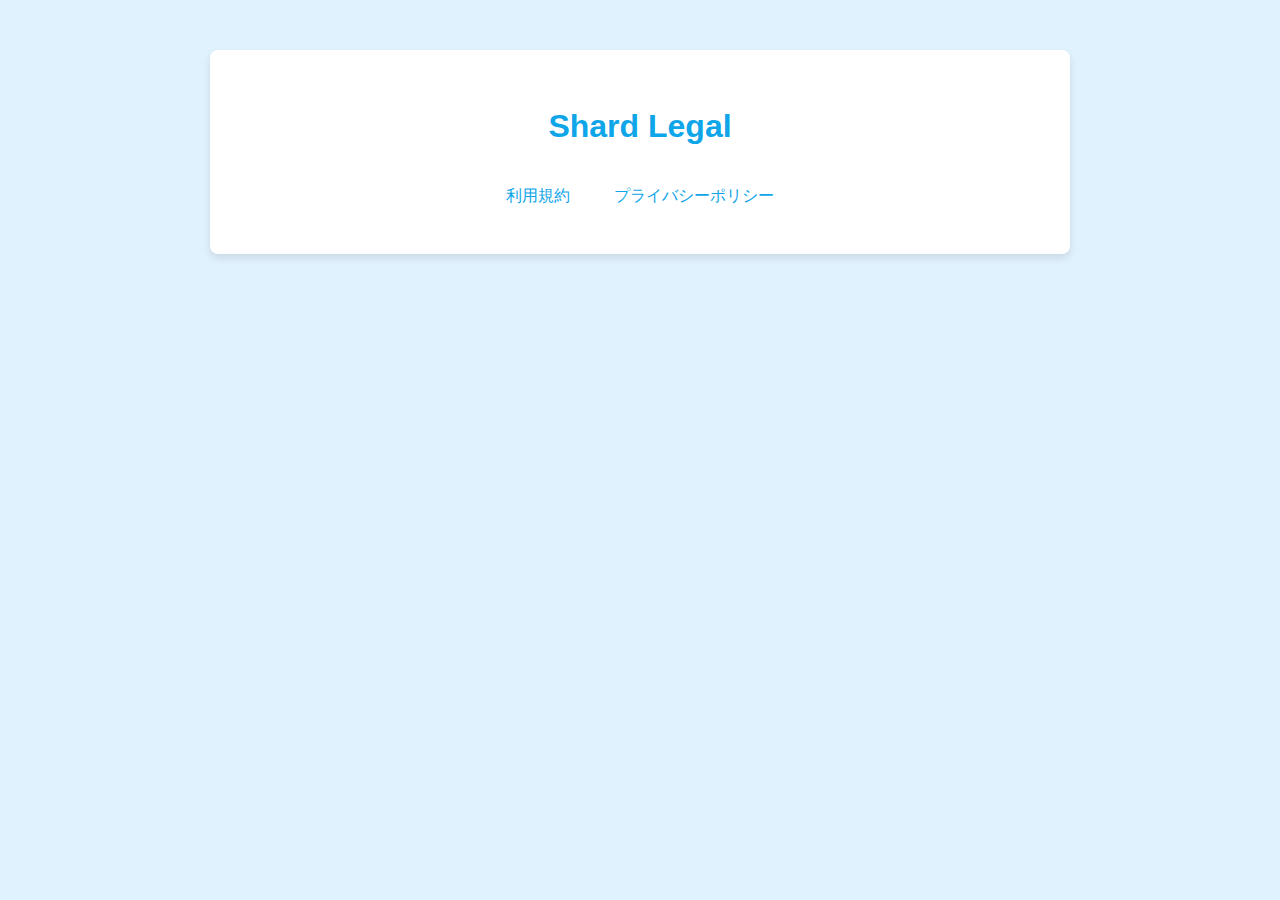
<file: index.html>
<!DOCTYPE html>
<html>
<head>
    <title>Shard Legal</title>
    <link rel="stylesheet" href="style.css">
</head>
<body>
    <div class="container">
        <h1>Shard Legal</h1>
        <nav>
            <ul>
                <li><a href="terms-of-service.html">利用規約</a></li>
                <li><a href="privacy-policy.html">プライバシーポリシー</a></li>
            </ul>
        </nav>
    </div>
</body>
</html>
</file>
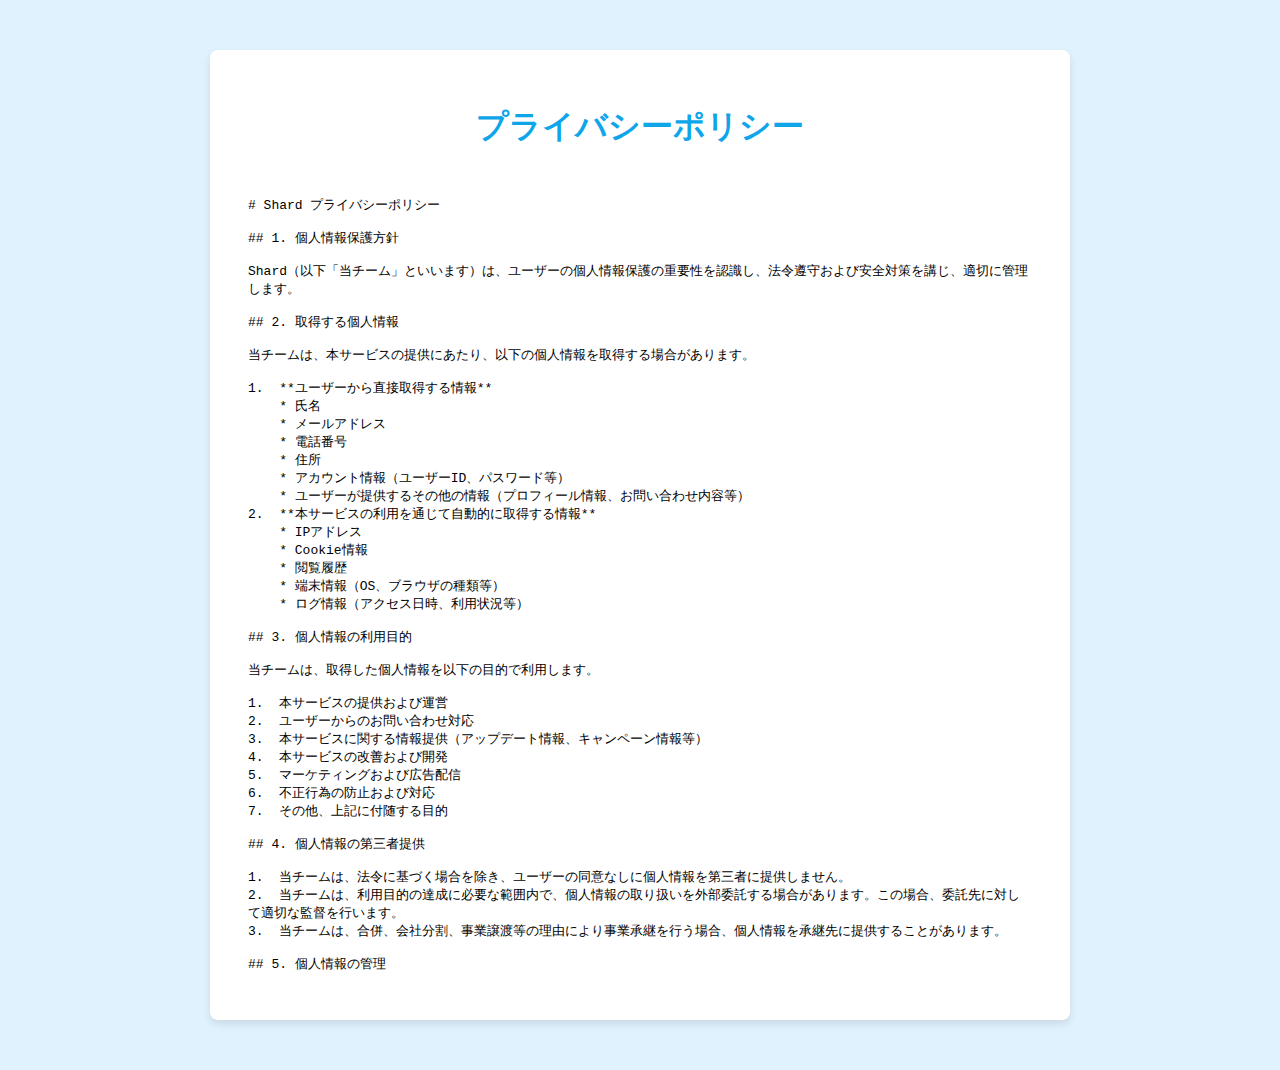
<file: privacy-policy.html>
<!DOCTYPE html>
<html>
<head>
    <title>プライバシーポリシー</title>
    <link rel="stylesheet" href="style.css">
</head>
<body>
    <div class="container">
        <h1>プライバシーポリシー</h1>
        <iframe src="privacy-policy.md"></iframe>
    </div>
</body>
</html>
</file>
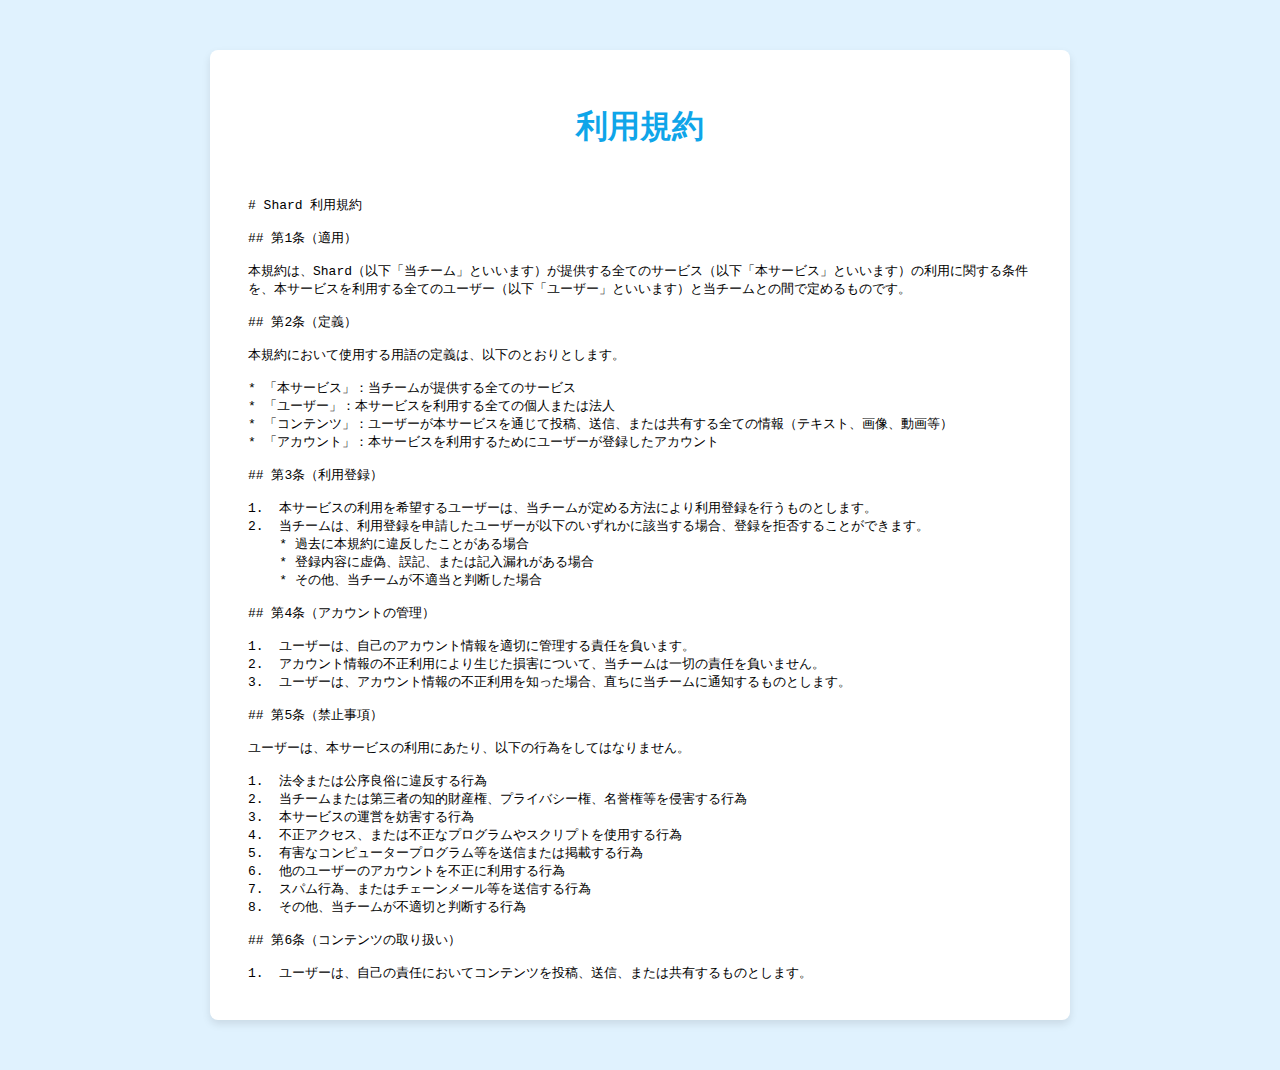
<file: terms-of-service.html>
<!DOCTYPE html>
<html>
<head>
    <title>利用規約</title>
    <link rel="stylesheet" href="style.css">
</head>
<body>
    <div class="container">
        <h1>利用規約</h1>
        <iframe src="terms-of-service.md"></iframe>
    </div>
</body>
</html>
</file>
<file: style.css>
body {
    font-family: 'Noto Sans JP', sans-serif;
    background-color: #E0F2FE;
    color: #334155;
    line-height: 1.6;
    margin: 0;
    padding: 0;
}
.container {
    width: 80%;
    max-width: 800px;
    margin: 50px auto;
    background-color: #FFFFFF;
    padding: 30px;
    border-radius: 8px;
    box-shadow: 0 4px 8px rgba(0, 0, 0, 0.1);
}
h1 {
    color: #0EA5E9;
    text-align: center;
    margin-bottom: 30px;
}
nav ul {
    list-style: none;
    text-align: center;
    padding: 0;
}
nav li {
    display: inline;
    margin: 0 20px;
}
nav a {
    color: #0EA5E9;
    text-decoration: none;
    font-weight: 500;
}
nav a:hover {
    text-decoration: underline;
}
iframe {
    width: 100%;
    height: 800px; /* 必要に応じて調整 */
    border: none;
}
</file>
